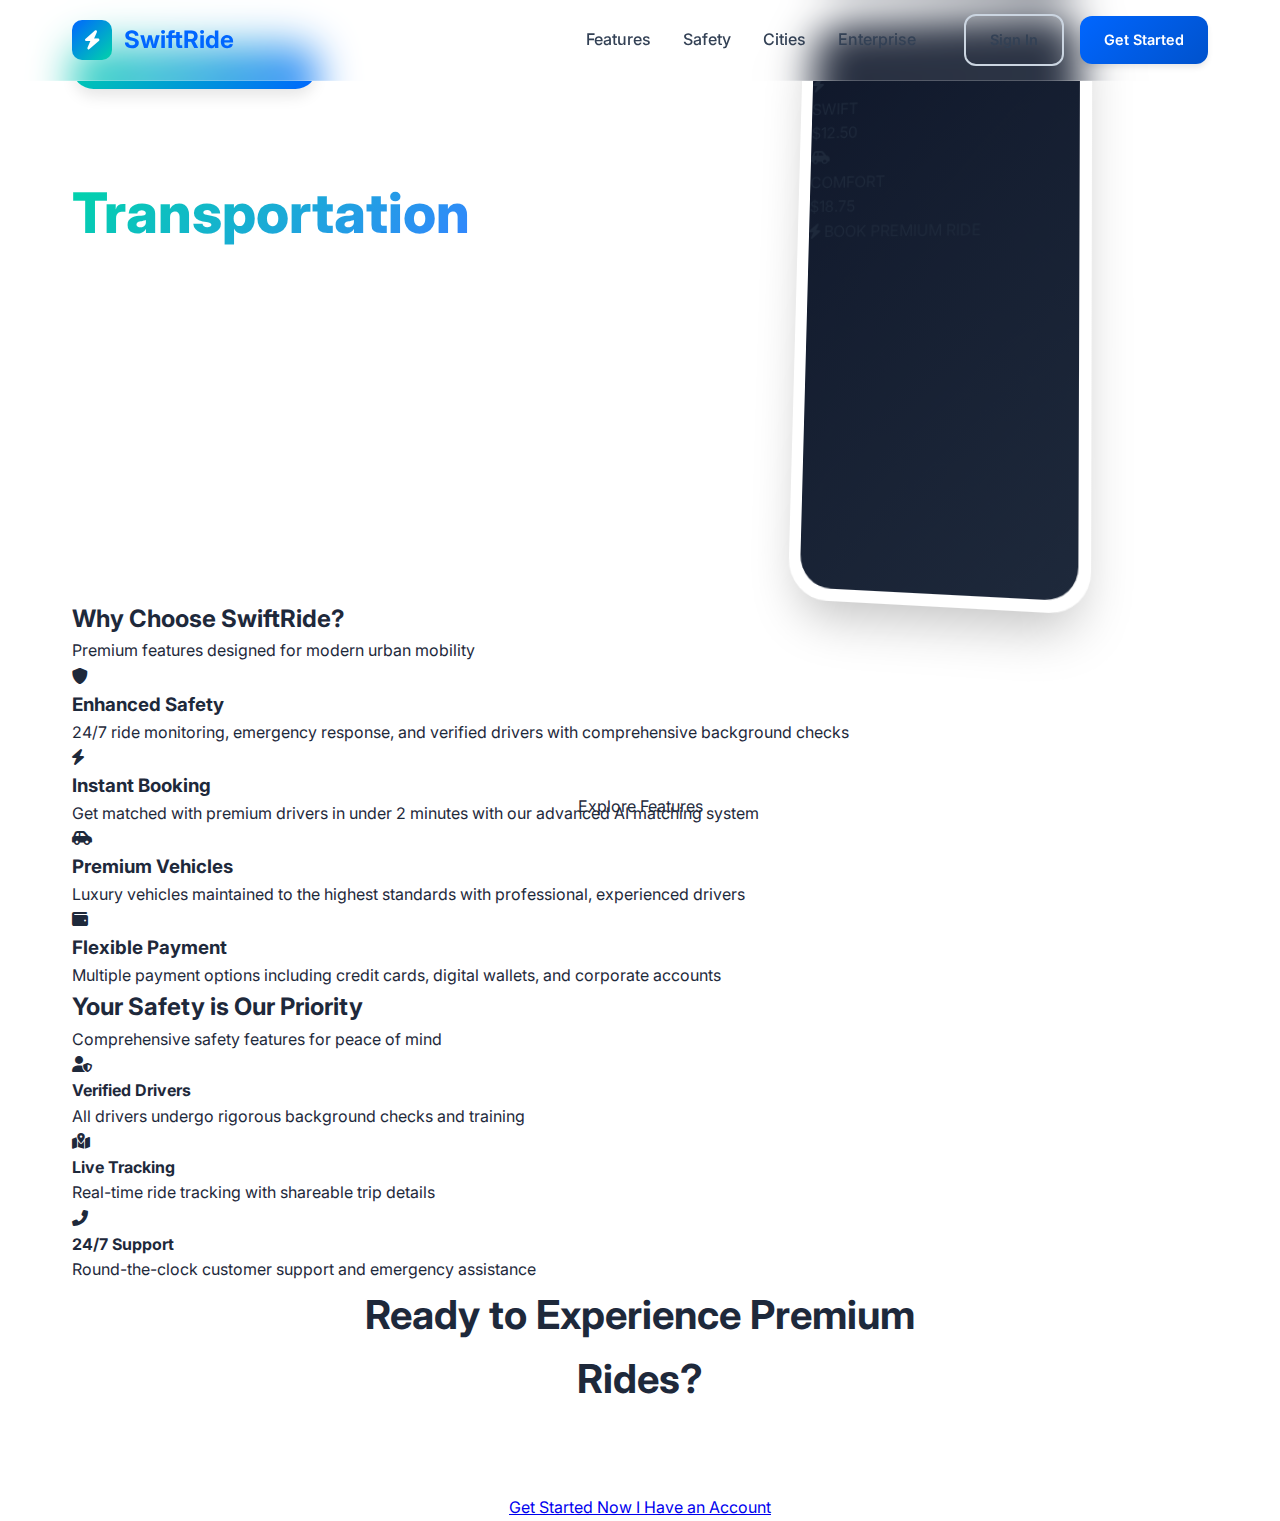
<file: index.html>
<!DOCTYPE html>
<html lang="en">
<head>
    <meta charset="UTF-8">
    <meta name="viewport" content="width=device-width, initial-scale=1.0">
    <title>SwiftRide - Premium Ride-Hailing Experience</title>
    <link rel="stylesheet" href="css/style.css">
    <link rel="stylesheet" href="css/premium.css">
    <link href="https://cdnjs.cloudflare.com/ajax/libs/font-awesome/6.0.0/css/all.min.css" rel="stylesheet">
    <link href="https://fonts.googleapis.com/css2?family=Inter:wght@300;400;500;600;700;800;900&display=swap" rel="stylesheet">
</head>
<body>
    <!-- Animated Background -->
    <div class="animated-bg">
        <div class="floating-shapes">
            <div class="shape shape-1"></div>
            <div class="shape shape-2"></div>
            <div class="shape shape-3"></div>
            <div class="shape shape-4"></div>
        </div>
    </div>

    <!-- Premium Navigation -->
    <nav class="navbar premium-nav">
        <div class="nav-container">
            <a href="index.html" class="nav-logo">
                <div class="logo-icon">
                    <i class="fas fa-bolt"></i>
                </div>
                <span class="logo-text">SwiftRide</span>
            </a>
            
            <div class="nav-content">
                <div class="nav-links">
                    <a href="#features" class="nav-link">Features</a>
                    <a href="#safety" class="nav-link">Safety</a>
                    <a href="#cities" class="nav-link">Cities</a>
                    <a href="#enterprise" class="nav-link">Enterprise</a>
                </div>
                
                <div class="nav-actions">
                    <a href="login.html" class="btn-secondary">Sign In</a>
                    <a href="signup.html" class="btn-primary">Get Started</a>
                </div>
            </div>

            <button class="mobile-menu-btn">
                <i class="fas fa-bars"></i>
            </button>
        </div>
    </nav>

    <!-- Hero Section -->
    <section class="premium-hero">
        <div class="hero-container">
            <div class="hero-content">
                <div class="premium-badge">
                    <i class="fas fa-crown"></i>
                    <span>PREMIUM RIDE-HAILING</span>
                </div>
                
                <h1 class="hero-title">
                    <span class="title-line">Redefining Urban</span>
                    <span class="title-line gradient-text">Transportation</span>
                </h1>
                
                <p class="hero-subtitle">
                    AI-powered ride-hailing platform with premium vehicles, professional drivers, 
                    and enterprise-grade security for modern cities.
                </p>
                
                <div class="hero-stats">
                    <div class="stat">
                        <div class="stat-number">15M+</div>
                        <div class="stat-label">Rides Completed</div>
                    </div>
                    <div class="stat">
                        <div class="stat-number">4.9★</div>
                        <div class="stat-label">Customer Rating</div>
                    </div>
                    <div class="stat">
                        <div class="stat-number">50+</div>
                        <div class="stat-label">Cities Worldwide</div>
                    </div>
                </div>
            </div>
            
            <div class="hero-visual">
                <div class="app-showcase">
                    <div class="phone-mockup premium">
                        <div class="phone-screen">
                            <div class="app-demo">
                                <div class="demo-header">
                                    <div class="demo-location">
                                        <i class="fas fa-map-marker-alt"></i>
                                        <span>Times Square, NYC</span>
                                    </div>
                                </div>
                                
                                <div class="demo-map">
                                    <div class="demo-car-moving">
                                        <i class="fas fa-car"></i>
                                    </div>
                                    <div class="demo-user-location">
                                        <div class="user-pulse"></div>
                                    </div>
                                </div>
                                
                                <div class="demo-ride-options">
                                    <div class="demo-option active">
                                        <i class="fas fa-bolt"></i>
                                        <div class="option-info">
                                            <div class="option-name">SWIFT</div>
                                            <div class="option-price">$12.50</div>
                                        </div>
                                    </div>
                                    <div class="demo-option">
                                        <i class="fas fa-car-side"></i>
                                        <div class="option-info">
                                            <div class="option-name">COMFORT</div>
                                            <div class="option-price">$18.75</div>
                                        </div>
                                    </div>
                                </div>
                                
                                <div class="demo-book-btn">
                                    <i class="fas fa-bolt"></i>
                                    <span>BOOK PREMIUM RIDE</span>
                                </div>
                            </div>
                        </div>
                    </div>
                </div>
            </div>
        </div>

        <div class="scroll-indicator">
            <div class="scroll-text">Explore Features</div>
            <div class="scroll-arrow"></div>
        </div>
    </section>

    <!-- Features Section -->
    <section id="features" class="features-section">
        <div class="container">
            <div class="section-header">
                <h2>Why Choose SwiftRide?</h2>
                <p>Premium features designed for modern urban mobility</p>
            </div>
            
            <div class="features-grid">
                <div class="feature-card">
                    <div class="feature-icon">
                        <i class="fas fa-shield-alt"></i>
                    </div>
                    <h3>Enhanced Safety</h3>
                    <p>24/7 ride monitoring, emergency response, and verified drivers with comprehensive background checks</p>
                </div>
                
                <div class="feature-card">
                    <div class="feature-icon">
                        <i class="fas fa-bolt"></i>
                    </div>
                    <h3>Instant Booking</h3>
                    <p>Get matched with premium drivers in under 2 minutes with our advanced AI matching system</p>
                </div>
                
                <div class="feature-card">
                    <div class="feature-icon">
                        <i class="fas fa-car-side"></i>
                    </div>
                    <h3>Premium Vehicles</h3>
                    <p>Luxury vehicles maintained to the highest standards with professional, experienced drivers</p>
                </div>
                
                <div class="feature-card">
                    <div class="feature-icon">
                        <i class="fas fa-wallet"></i>
                    </div>
                    <h3>Flexible Payment</h3>
                    <p>Multiple payment options including credit cards, digital wallets, and corporate accounts</p>
                </div>
            </div>
        </div>
    </section>

    <!-- Safety Section -->
    <section id="safety" class="safety-section">
        <div class="container">
            <div class="section-header">
                <h2>Your Safety is Our Priority</h2>
                <p>Comprehensive safety features for peace of mind</p>
            </div>
            
            <div class="safety-features">
                <div class="safety-item">
                    <div class="safety-icon">
                        <i class="fas fa-user-shield"></i>
                    </div>
                    <h4>Verified Drivers</h4>
                    <p>All drivers undergo rigorous background checks and training</p>
                </div>
                
                <div class="safety-item">
                    <div class="safety-icon">
                        <i class="fas fa-map-marked-alt"></i>
                    </div>
                    <h4>Live Tracking</h4>
                    <p>Real-time ride tracking with shareable trip details</p>
                </div>
                
                <div class="safety-item">
                    <div class="safety-icon">
                        <i class="fas fa-phone-alt"></i>
                    </div>
                    <h4>24/7 Support</h4>
                    <p>Round-the-clock customer support and emergency assistance</p>
                </div>
            </div>
        </div>
    </section>

    <!-- CTA Section -->
    <section class="cta-section">
        <div class="container">
            <div class="cta-content">
                <h2>Ready to Experience Premium Rides?</h2>
                <p>Join thousands of users enjoying the SwiftRide experience</p>
                <div class="cta-buttons">
                    <a href="signup.html" class="btn-cta-primary">
                        Get Started Now
                    </a>
                    <a href="login.html" class="btn-cta-secondary">
                        I Have an Account
                    </a>
                </div>
            </div>
        </div>
    </section>

    <script src="js/app.js"></script>
</body>
                    </html>
</file>
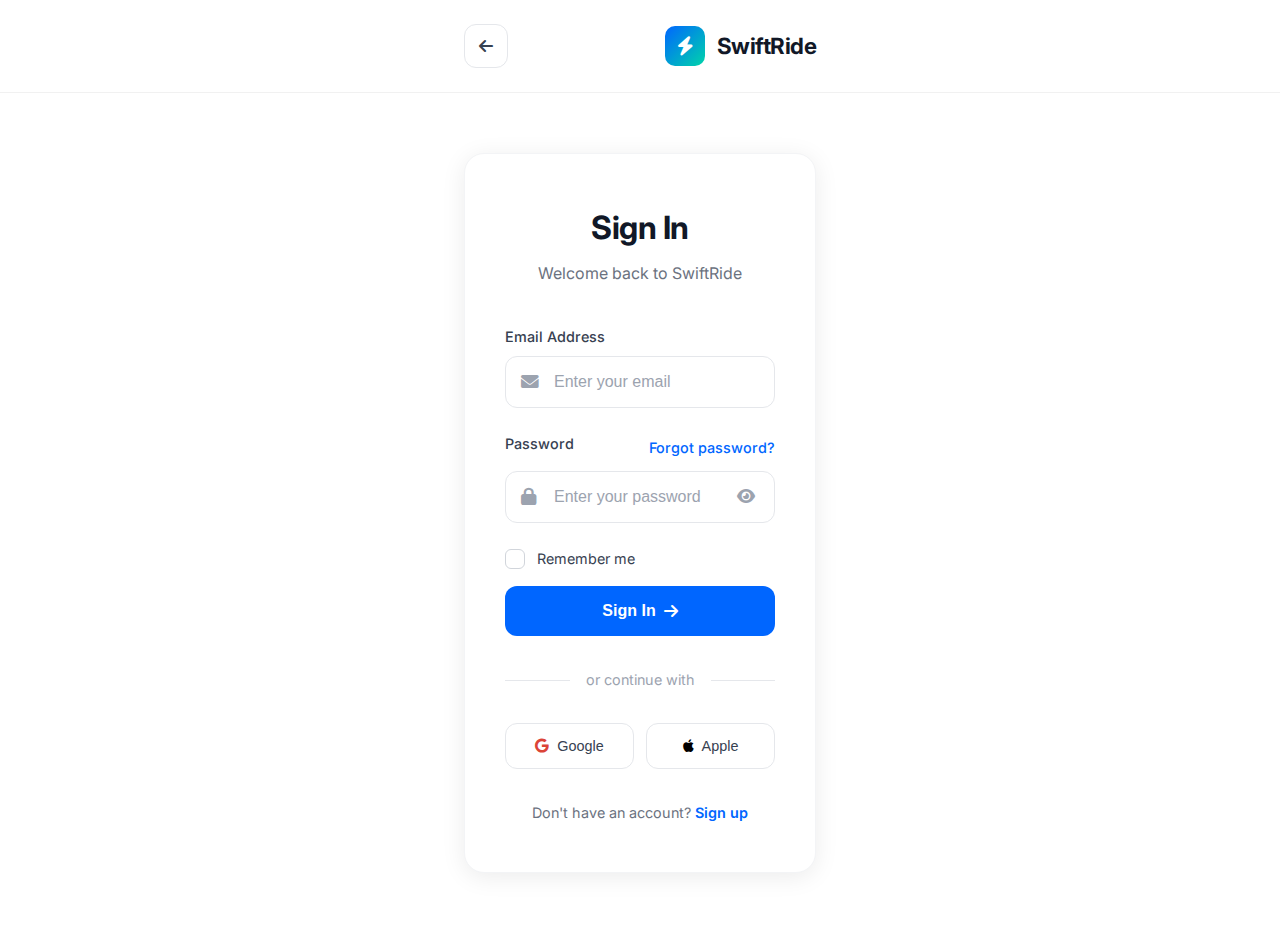
<file: login.html>
<!DOCTYPE html>
<html lang="en">
<head>
    <meta charset="UTF-8">
    <meta name="viewport" content="width=device-width, initial-scale=1.0">
    <title>Sign In - SwiftRide</title>
    <link rel="stylesheet" href="css/style.css">
    <link rel="stylesheet" href="css/auth.css">
    <link href="https://cdnjs.cloudflare.com/ajax/libs/font-awesome/6.0.0/css/all.min.css" rel="stylesheet">
    <link href="https://fonts.googleapis.com/css2?family=Inter:wght@300;400;500;600;700&display=swap" rel="stylesheet">
</head>
<body class="auth-page">
    <!-- Clean Header -->
    <header class="auth-header">
        <div class="container">
            <a href="index.html" class="back-btn">
                <i class="fas fa-arrow-left"></i>
            </a>
            <div class="auth-brand">
                <div class="brand-logo">
                    <i class="fas fa-bolt"></i>
                </div>
                <span class="brand-text">SwiftRide</span>
            </div>
        </div>
    </header>

    <!-- Premium Login Form -->
    <main class="auth-main">
        <div class="container">
            <div class="auth-card">
                <!-- Form Header -->
                <div class="auth-card-header">
                    <h1 class="auth-title">Sign In</h1>
                    <p class="auth-subtitle">Welcome back to SwiftRide</p>
                </div>

                <!-- Login Form -->
                <form class="auth-form" id="loginForm">
                    <!-- Email Field -->
                    <div class="input-group">
                        <label for="email" class="input-label">Email Address</label>
                        <div class="input-container">
                            <i class="fas fa-envelope input-icon"></i>
                            <input 
                                type="email" 
                                id="email" 
                                class="input-field"
                                placeholder="Enter your email"
                                required
                            >
                        </div>
                    </div>

                    <!-- Password Field -->
                    <div class="input-group">
                        <div class="label-row">
                            <label for="password" class="input-label">Password</label>
                            <a href="#" class="forgot-link">Forgot password?</a>
                        </div>
                        <div class="input-container">
                            <i class="fas fa-lock input-icon"></i>
                            <input 
                                type="password" 
                                id="password" 
                                class="input-field"
                                placeholder="Enter your password"
                                required
                            >
                            <button type="button" class="password-toggle">
                                <i class="fas fa-eye"></i>
                            </button>
                        </div>
                    </div>

                    <!-- Remember Me -->
                    <div class="form-options">
                        <label class="checkbox-container">
                            <input type="checkbox" id="rememberMe">
                            <span class="checkmark"></span>
                            Remember me
                        </label>
                    </div>

                    <!-- Submit Button -->
                    <button type="submit" class="auth-submit-btn">
                        <span class="btn-text">Sign In</span>
                        <i class="fas fa-arrow-right btn-icon"></i>
                    </button>
                </form>

                <!-- Social Login Divider -->
                <div class="divider">
                    <span class="divider-text">or continue with</span>
                </div>

                <!-- Social Login -->
                <div class="social-login">
                    <button type="button" class="social-btn google-btn">
                        <i class="fab fa-google"></i>
                        <span>Google</span>
                    </button>
                    <button type="button" class="social-btn apple-btn">
                        <i class="fab fa-apple"></i>
                        <span>Apple</span>
                    </button>
                </div>

                <!-- Sign Up Link -->
                <div class="auth-footer">
                    <p class="footer-text">
                        Don't have an account? 
                        <a href="signup.html" class="auth-link">Sign up</a>
                    </p>
                </div>
            </div>
        </div>
    </main>

    <script src="js/auth.js"></script>
</body>
</html>
</file>
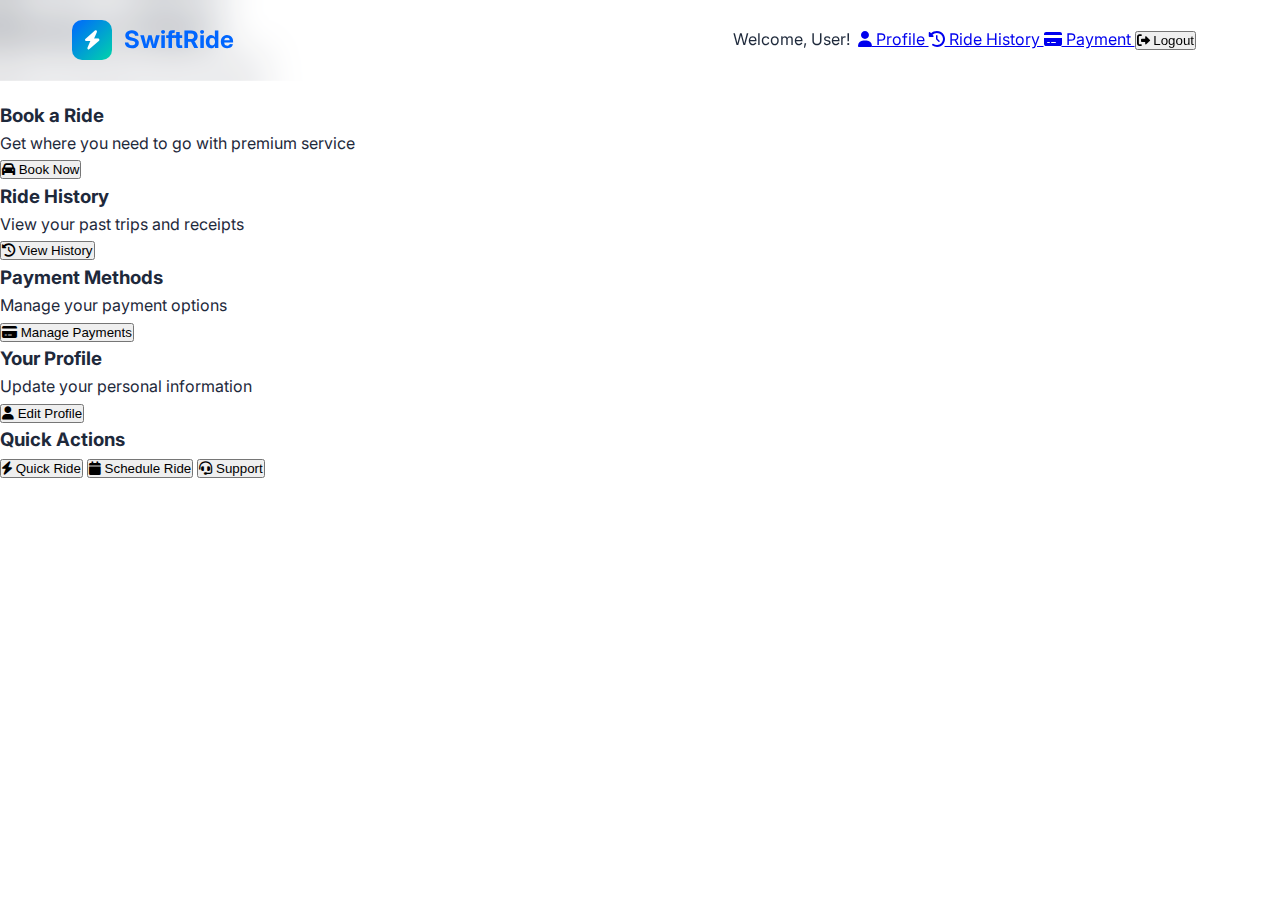
<file: passenger-dashboard.html>
<!DOCTYPE html>
<html lang="en">
<head>
    <meta charset="UTF-8">
    <meta name="viewport" content="width=device-width, initial-scale=1.0">
    <title>Dashboard - SwiftRide</title>
    <link rel="stylesheet" href="css/style.css">
    <link rel="stylesheet" href="css/dashboard.css">
    <link href="https://cdnjs.cloudflare.com/ajax/libs/font-awesome/6.0.0/css/all.min.css" rel="stylesheet">
    <link href="https://fonts.googleapis.com/css2?family=Inter:wght@300;400;500;600;700;800&display=swap" rel="stylesheet">
</head>
<body>
    <nav class="navbar">
        <div class="nav-container">
            <a href="dashboard.html" class="nav-logo">
                <div class="logo-icon">
                    <i class="fas fa-bolt"></i>
                </div>
                <span class="logo-text">SwiftRide</span>
            </a>
            
            <div class="nav-content">
                <div class="user-menu">
                    <span class="user-welcome" id="userWelcome">Welcome, User!</span>
                    <div class="user-dropdown">
                        <a href="profile.html" class="dropdown-item">
                            <i class="fas fa-user"></i> Profile
                        </a>
                        <a href="ride-history.html" class="dropdown-item">
                            <i class="fas fa-history"></i> Ride History
                        </a>
                        <a href="payment.html" class="dropdown-item">
                            <i class="fas fa-credit-card"></i> Payment
                        </a>
                        <button onclick="authSystem.logout()" class="dropdown-item logout">
                            <i class="fas fa-sign-out-alt"></i> Logout
                        </button>
                    </div>
                </div>
            </div>
        </div>
    </nav>

    <div class="dashboard-container">
        <div class="welcome-section">
            <h1 id="dashboardTitle">Ready to Ride?</h1>
            <p>Book your premium ride in seconds</p>
        </div>

        <div class="dashboard-grid">
            <div class="dashboard-card book-ride-card">
                <h3>Book a Ride</h3>
                <p>Get where you need to go with premium service</p>
                <button class="card-btn primary" onclick="location.href='book-ride.html'">
                    <i class="fas fa-car"></i>
                    Book Now
                </button>
            </div>

            <div class="dashboard-card ride-history-card">
                <h3>Ride History</h3>
                <p>View your past trips and receipts</p>
                <button class="card-btn secondary" onclick="location.href='ride-history.html'">
                    <i class="fas fa-history"></i>
                    View History
                </button>
            </div>

            <div class="dashboard-card payment-card">
                <h3>Payment Methods</h3>
                <p>Manage your payment options</p>
                <button class="card-btn secondary" onclick="location.href='payment.html'">
                    <i class="fas fa-credit-card"></i>
                    Manage Payments
                </button>
            </div>

            <div class="dashboard-card profile-card">
                <h3>Your Profile</h3>
                <p>Update your personal information</p>
                <button class="card-btn secondary" onclick="location.href='profile.html'">
                    <i class="fas fa-user"></i>
                    Edit Profile
                </button>
            </div>
        </div>

        <div class="quick-actions">
            <h3>Quick Actions</h3>
            <div class="action-buttons">
                <button class="action-btn" onclick="location.href='book-ride.html'">
                    <i class="fas fa-bolt"></i>
                    Quick Ride
                </button>
                <button class="action-btn" onclick="location.href='schedule-ride.html'">
                    <i class="fas fa-calendar"></i>
                    Schedule Ride
                </button>
                <button class="action-btn" onclick="location.href='support.html'">
                    <i class="fas fa-headset"></i>
                    Support
                </button>
            </div>
        </div>
    </div>

    <script src="js/auth.js"></script>
    <script>
        // Update dashboard with user info
        document.addEventListener('DOMContentLoaded', () => {
            const user = authSystem.getCurrentUser();
            if (user) {
                document.getElementById('userWelcome').textContent = `Welcome, ${user.fullName}!`;
                document.getElementById('dashboardTitle').textContent = `Welcome back, ${user.fullName.split(' ')[0]}!`;
            }
        });
    </script>
</body>
</html>
</file>
<file: css/style.css>
:root {
  --primary: #0066FF;
  --primary-dark: #0052CC;
  --primary-light: #3385FF;
  --secondary: #00D4AA;
  --accent: #FF6B35;
  --success: #00C851;
  --warning: #FFBB33;
  --error: #FF4444;
  --white: #FFFFFF;
  --gray-50: #F8FAFC;
  --gray-100: #F1F5F9;
  --gray-200: #E2E8F0;
  --gray-300: #CBD5E1;
  --gray-400: #94A3B8;
  --gray-500: #64748B;
  --gray-600: #475569;
  --gray-700: #334155;
  --gray-800: #1E293B;
  --gray-900: #0F172A;
  --black: #000000;
  --glass-bg: rgba(255, 255, 255, 0.1);
  --glass-border: rgba(255, 255, 255, 0.2);
  --glass-shadow: 0 8px 32px rgba(0, 0, 0, 0.1);
  --shadow-sm: 0 1px 3px rgba(0, 0, 0, 0.1);
  --shadow-md: 0 4px 6px -1px rgba(0, 0, 0, 0.1);
  --shadow-lg: 0 10px 15px -3px rgba(0, 0, 0, 0.1);
  --shadow-xl: 0 20px 25px -5px rgba(0, 0, 0, 0.1);
  --shadow-2xl: 0 25px 50px -12px rgba(0, 0, 0, 0.25);
  --transition: all 0.3s cubic-bezier(0.4, 0, 0.2, 1);
  --transition-slow: all 0.5s cubic-bezier(0.4, 0, 0.2, 1);
}

* {
  margin: 0;
  padding: 0;
  box-sizing: border-box;
}

html {
  scroll-behavior: smooth;
}

body {
  font-family: 'Inter', sans-serif;
  line-height: 1.6;
  color: var(--gray-800);
  background: var(--white);
  overflow-x: hidden;
}

/* ===== ENHANCED NAVBAR ===== */
.navbar {
  position: fixed;
  top: 0;
  width: 100%;
  background: var(--glass-bg);
  backdrop-filter: blur(20px);
  border-bottom: 1px solid var(--glass-border);
  z-index: 1000;
  transition: var(--transition);
}

.navbar.scrolled {
  background: rgba(255, 255, 255, 0.95);
  box-shadow: var(--shadow-lg);
}

.nav-container {
  max-width: 1200px;
  margin: 0 auto;
  padding: 0 2rem;
  display: flex;
  align-items: center;
  justify-content: space-between;
  height: 80px;
}

.nav-logo {
  display: flex;
  align-items: center;
  gap: 12px;
  font-weight: 700;
  font-size: 1.5rem;
  color: var(--primary);
  text-decoration: none;
}

.logo-icon {
  width: 40px;
  height: 40px;
  background: linear-gradient(135deg, var(--primary), var(--secondary));
  border-radius: 10px;
  display: flex;
  align-items: center;
  justify-content: center;
  color: var(--white);
  font-size: 1.2rem;
}

/* Updated Nav Content Structure */
.nav-content {
  display: flex;
  align-items: center;
  gap: 3rem;
}

.nav-links {
  display: flex;
  gap: 2rem;
  align-items: center;
}

.nav-link {
  color: var(--gray-700);
  text-decoration: none;
  font-weight: 500;
  transition: var(--transition);
  position: relative;
}

.nav-link:hover {
  color: var(--primary);
}

.nav-link::after {
  content: '';
  position: absolute;
  bottom: -5px;
  left: 0;
  width: 0;
  height: 2px;
  background: var(--primary);
  transition: var(--transition);
}

.nav-link:hover::after {
  width: 100%;
}

.nav-actions {
  display: flex;
  gap: 1rem;
  align-items: center;
}

/* Single Mobile Menu Button */
.mobile-menu-btn {
  display: none;
  background: none;
  border: none;
  font-size: 1.5rem;
  color: var(--gray-700);
  cursor: pointer;
  padding: 8px;
  border-radius: 8px;
  transition: var(--transition);
  z-index: 1001;
}

.mobile-menu-btn:hover {
  background: var(--gray-100);
}

/* Mobile Menu */
.mobile-menu {
  position: fixed;
  top: 80px;
  left: 0;
  width: 100%;
  height: calc(100vh - 80px);
  background: rgba(255, 255, 255, 0.98);
  backdrop-filter: blur(20px);
  z-index: 999;
  padding: 2rem;
  transform: translateY(-100%);
  opacity: 0;
  transition: all 0.3s ease;
  display: flex;
  flex-direction: column;
  gap: 1.5rem;
}

.mobile-menu.active {
  transform: translateY(0);
  opacity: 1;
}

.mobile-nav-links {
  display: flex;
  flex-direction: column;
  gap: 0.5rem;
}

.mobile-nav-link {
  padding: 1rem 1.5rem;
  border-radius: 12px;
  color: var(--gray-700);
  text-decoration: none;
  font-weight: 500;
  transition: var(--transition);
  border: 1px solid transparent;
  font-size: 1.1rem;
}

.mobile-nav-link:hover {
  background: var(--gray-100);
  border-color: var(--gray-200);
  color: var(--primary);
}

.mobile-nav-actions {
  display: flex;
  flex-direction: column;
  gap: 1rem;
  margin-top: auto;
  padding-top: 2rem;
  border-top: 1px solid var(--gray-200);
}

.mobile-nav-actions .btn-primary,
.mobile-nav-actions .btn-secondary {
  width: 100%;
  justify-content: center;
  text-align: center;
  padding: 1rem;
  font-size: 1rem;
}

/* Buttons */
.btn-primary, .btn-secondary, .btn-hero-primary, .btn-hero-secondary {
  padding: 12px 24px;
  border: none;
  border-radius: 12px;
  font-weight: 600;
  font-size: 0.9rem;
  cursor: pointer;
  transition: var(--transition);
  display: flex;
  align-items: center;
  gap: 8px;
  text-decoration: none;
}

.btn-primary {
  background: linear-gradient(135deg, var(--primary), var(--primary-dark));
  color: white;
  box-shadow: var(--shadow-md);
}

.btn-primary:hover {
  transform: translateY(-2px);
  box-shadow: var(--shadow-lg);
}

.btn-secondary {
  background: transparent;
  color: var(--gray-700);
  border: 2px solid var(--gray-300);
  text-decoration: none;
}

.btn-secondary:hover {
  border-color: var(--primary);
  color: var(--primary);
}

.btn-hero-primary {
  background: linear-gradient(135deg, var(--primary), var(--secondary));
  color: var(--white);
  padding: 16px 32px;
  font-size: 1.1rem;
  box-shadow: var(--shadow-xl);
  text-decoration: none;
}

.btn-hero-primary:hover {
  transform: translateY(-3px) scale(1.02);
  box-shadow: var(--shadow-2xl);
}

.btn-hero-secondary {
  background: transparent;
  color: var(--gray-700);
  border: 2px solid var(--gray-300);
  padding: 16px 32px;
  font-size: 1.1rem;
  text-decoration: none;
}

.btn-hero-secondary:hover {
  border-color: var(--primary);
  color: var(--primary);
  transform: translateY(-2px);
}

/* ===== HERO SECTION ===== */
.hero-section {
  min-height: 100vh;
  background: linear-gradient(135deg, #667eea 0%, #764ba2 100%);
  position: relative;
  overflow: hidden;
  display: flex;
  align-items: center;
}

.hero-background {
  position: absolute;
  top: 0;
  left: 0;
  width: 100%;
  height: 100%;
  z-index: 1;
}

.floating-elements {
  position: absolute;
  width: 100%;
  height: 100%;
}

.floating-card {
  position: absolute;
  background: var(--glass-bg);
  backdrop-filter: blur(10px);
  border: 1px solid var(--glass-border);
  border-radius: 20px;
  padding: 20px;
  display: flex;
  flex-direction: column;
  align-items: center;
  gap: 10px;
  color: var(--white);
  text-align: center;
  animation: float 6s ease-in-out infinite;
}

.card-1 {
  width: 140px;
  top: 20%;
  left: 10%;
  animation-delay: 0s;
}

.card-2 {
  width: 140px;
  top: 60%;
  right: 15%;
  animation-delay: 2s;
}

.card-3 {
  width: 140px;
  bottom: 20%;
  left: 20%;
  animation-delay: 4s;
}

.floating-card i {
  font-size: 2rem;
  color: var(--secondary);
}

.hero-container {
  max-width: 1200px;
  margin: 0 auto;
  padding: 0 2rem;
  display: grid;
  grid-template-columns: 1fr 1fr;
  gap: 4rem;
  align-items: center;
  position: relative;
  z-index: 2;
}

.hero-content {
  color: var(--white);
}

.premium-badge {
  background: linear-gradient(135deg, var(--secondary), var(--primary));
  color: var(--white);
  padding: 10px 20px;
  border-radius: 25px;
  font-size: 0.9rem;
  font-weight: 600;
  display: inline-flex;
  align-items: center;
  gap: 8px;
  margin-bottom: 2rem;
  box-shadow: var(--shadow-lg);
  text-transform: uppercase;
  letter-spacing: 0.5px;
}

.hero-title {
  font-size: 3.5rem;
  font-weight: 800;
  line-height: 1.1;
  margin-bottom: 1.5rem;
}

.gradient-text {
  background: linear-gradient(135deg, var(--secondary), var(--primary-light));
  -webkit-background-clip: text;
  -webkit-text-fill-color: transparent;
  background-clip: text;
}

.hero-subtitle {
  font-size: 1.2rem;
  color: rgba(255, 255, 255, 0.9);
  margin-bottom: 2.5rem;
  line-height: 1.6;
}

.hero-actions {
  display: flex;
  gap: 1rem;
  margin-bottom: 3rem;
  flex-wrap: wrap;
}

.hero-features {
  display: flex;
  gap: 2rem;
  flex-wrap: wrap;
}

.feature {
  display: flex;
  align-items: center;
  gap: 8px;
  color: rgba(255, 255, 255, 0.9);
  font-weight: 500;
}

.feature i {
  color: var(--secondary);
}

.hero-visual {
  display: flex;
  justify-content: center;
  align-items: center;
}

.app-showcase {
  position: relative;
}

.phone-mockup {
  width: 300px;
  height: 600px;
  background: var(--white);
  border-radius: 40px;
  padding: 12px;
  box-shadow: var(--shadow-2xl);
  position: relative;
  transform: perspective(1000px) rotateY(-10deg) rotateX(5deg);
  transition: var(--transition);
}

.phone-mockup:hover {
  transform: perspective(1000px) rotateY(-5deg) rotateX(2deg) scale(1.02);
}

.phone-screen {
  width: 100%;
  height: 100%;
  background: linear-gradient(135deg, var(--gray-900), var(--gray-800));
  border-radius: 32px;
  overflow: hidden;
  position: relative;
}

.app-interface {
  padding: 20px;
  height: 100%;
  display: flex;
  flex-direction: column;
}

.location-input {
  background: var(--glass-bg);
  backdrop-filter: blur(10px);
  border: 1px solid var(--glass-border);
  border-radius: 15px;
  padding: 15px;
  display: flex;
  align-items: center;
  gap: 10px;
  margin-bottom: 20px;
}

.location-input input {
  background: transparent;
  border: none;
  color: var(--white);
  font-size: 0.9rem;
  width: 100%;
}

.location-input input::placeholder {
  color: rgba(255, 255, 255, 0.6);
}

.location-input input:focus {
  outline: none;
}

.live-map {
  flex: 1;
  background: linear-gradient(135deg, #2D3748, #4A5568);
  border-radius: 15px;
  margin-bottom: 20px;
  position: relative;
  overflow: hidden;
}

.map-points {
  position: relative;
  width: 100%;
  height: 100%;
}

.user-location, .driver-location {
  position: absolute;
  width: 40px;
  height: 40px;
  background: var(--primary);
  border-radius: 50%;
  display: flex;
  align-items: center;
  justify-content: center;
  color: white;
  font-size: 1rem;
  box-shadow: 0 4px 12px rgba(0, 0, 0, 0.3);
}

.user-location {
  top: 30%;
  left: 20%;
  background: var(--success);
}

.driver-location {
  top: 60%;
  left: 60%;
  background: var(--accent);
  animation: drive 3s ease-in-out infinite;
}

.route-line {
  position: absolute;
  top: 35%;
  left: 25%;
  width: 40%;
  height: 2px;
  background: var(--primary);
  transform: rotate(30deg);
}

.ride-selection {
  display: flex;
  flex-direction: column;
  gap: 10px;
  margin-bottom: 15px;
}

.ride-option {
  background: var(--glass-bg);
  backdrop-filter: blur(10px);
  border: 1px solid var(--glass-border);
  border-radius: 12px;
  padding: 15px;
  display: flex;
  align-items: center;
  gap: 12px;
  cursor: pointer;
  transition: var(--transition);
}

.ride-option.active {
  background: var(--primary);
  border-color: var(--primary);
}

.ride-option:hover {
  transform: translateX(5px);
}

.ride-info {
  flex: 1;
}

.ride-info strong {
  color: var(--white);
  display: block;
  font-size: 0.9rem;
}

.ride-info span {
  color: rgba(255, 255, 255, 0.7);
  font-size: 0.8rem;
}

.book-ride-btn {
  background: linear-gradient(135deg, var(--secondary), var(--primary));
  color: var(--white);
  border: none;
  border-radius: 15px;
  padding: 18px;
  font-weight: 600;
  font-size: 1rem;
  cursor: pointer;
  transition: var(--transition);
  display: flex;
  align-items: center;
  justify-content: center;
  gap: 8px;
}

.book-ride-btn:hover {
  transform: translateY(-2px);
  box-shadow: 0 8px 25px rgba(0, 0, 0, 0.3);
}

.floating-car {
  position: absolute;
  font-size: 2rem;
  color: var(--primary);
  animation: floatCar 4s ease-in-out infinite;
}

.car-1 {
  top: 20%;
  right: 10%;
  animation-delay: 0s;
}

.car-2 {
  bottom: 30%;
  left: 5%;
  animation-delay: 2s;
}

.scroll-indicator {
  position: absolute;
  bottom: 30px;
  left: 50%;
  transform: translateX(-50%);
  z-index: 2;
}

.scroll-arrow {
  width: 30px;
  height: 50px;
  border: 2px solid rgba(255, 255, 255, 0.5);
  border-radius: 15px;
  position: relative;
}

.scroll-arrow::after {
  content: '';
  position: absolute;
  top: 8px;
  left: 50%;
  transform: translateX(-50%);
  width: 4px;
  height: 8px;
  background: rgba(255, 255, 255, 0.8);
  border-radius: 2px;
  animation: scroll 2s infinite;
}

/* ===== DOWNLOAD CTA ===== */
.download-cta {
  background: linear-gradient(135deg, var(--gray-900), var(--gray-800));
  color: var(--white);
  padding: 80px 0;
}

.container {
  max-width: 1200px;
  margin: 0 auto;
  padding: 0 2rem;
}

.cta-content {
  text-align: center;
  max-width: 600px;
  margin: 0 auto;
}

.cta-content h2 {
  font-size: 2.5rem;
  font-weight: 700;
  margin-bottom: 1rem;
}

.cta-content p {
  font-size: 1.1rem;
  color: rgba(255, 255, 255, 0.8);
  margin-bottom: 2.5rem;
}

.download-buttons {
  display: flex;
  gap: 1rem;
  justify-content: center;
  flex-wrap: wrap;
}

.store-btn {
  background: var(--glass-bg);
  backdrop-filter: blur(10px);
  border: 1px solid var(--glass-border);
  color: var(--white);
  padding: 15px 25px;
  border-radius: 12px;
  display: flex;
  align-items: center;
  gap: 12px;
  cursor: pointer;
  transition: var(--transition);
  min-width: 180px;
  border: none;
}

.store-btn:hover {
  background: rgba(255, 255, 255, 0.2);
  transform: translateY(-2px);
}

.store-btn i {
  font-size: 1.5rem;
}

.store-btn div {
  display: flex;
  flex-direction: column;
  align-items: flex-start;
}

.store-btn span {
  font-size: 0.8rem;
  opacity: 0.8;
}

.store-btn strong {
  font-size: 1.1rem;
}

/* ===== ANIMATIONS ===== */
@keyframes float {
  0%, 100% { transform: translateY(0px) rotate(0deg); }
  50% { transform: translateY(-20px) rotate(5deg); }
}

@keyframes floatCar {
  0%, 100% { transform: translateY(0px) translateX(0px); }
  50% { transform: translateY(-15px) translateX(10px); }
}

@keyframes drive {
  0%, 100% { transform: translateX(0px); }
  50% { transform: translateX(10px); }
}

@keyframes scroll {
  0% { transform: translateX(-50%) translateY(0); opacity: 0; }
  50% { transform: translateX(-50%) translateY(10px); opacity: 1; }
  100% { transform: translateX(-50%) translateY(20px); opacity: 0; }
}

@keyframes bounce-in {
  0% { transform: translateY(-100px) scale(0.8); opacity: 0; }
  70% { transform: translateY(10px) scale(1.05); opacity: 1; }
  100% { transform: translateY(0) scale(1); opacity: 1; }
}

@keyframes fadeInUp {
  from {
    opacity: 0;
    transform: translateY(30px);
  }
  to {
    opacity: 1;
    transform: translateY(0);
  }
}

.bounce-in {
  animation: bounce-in 0.6s ease;
}

/* ===== RESPONSIVE DESIGN ===== */
@media (max-width: 1024px) {
  .hero-title {
    font-size: 3rem;
  }
  
  .hero-container {
    gap: 3rem;
  }
}

@media (max-width: 768px) {
  /* Hide desktop navigation, show mobile button */
  .nav-content {
    display: none;
  }
  
  .mobile-menu-btn {
    display: block;
  }
  
  /* Mobile Hero Section */
  .hero-container {
    grid-template-columns: 1fr;
    gap: 2rem;
    text-align: center;
    padding: 0 1rem;
  }
  
  .hero-title {
    font-size: 2.5rem;
    line-height: 1.2;
  }
  
  .hero-subtitle {
    font-size: 1.1rem;
  }
  
  .hero-actions {
    justify-content: center;
    flex-wrap: wrap;
  }
  
  .hero-features {
    justify-content: center;
    gap: 1.5rem;
  }
  
  .phone-mockup {
    transform: none !important;
    margin: 0 auto;
    width: 280px;
    height: 560px;
  }
  
  .premium-badge {
    font-size: 0.8rem;
    padding: 8px 16px;
  }
  
  /* Hide floating cards on mobile */
  .floating-card {
    display: none;
  }
  
  /* Adjust download buttons */
  .download-buttons {
    flex-direction: column;
    align-items: center;
  }
  
  .store-btn {
    width: 100%;
    max-width: 250px;
  }
}

@media (max-width: 480px) {
  .nav-container {
    padding: 0 1rem;
  }
  
  .mobile-menu {
    padding: 1.5rem;
  }

  .hero-title {
    font-size: 2rem;
  }
  
  .hero-actions {
    flex-direction: column;
    align-items: center;
  }
  
  .btn-hero-primary,
  .btn-hero-secondary {
    width: 100%;
    max-width: 280px;
    justify-content: center;
  }
  
  .phone-mockup {
    width: 260px;
    height: 520px;
  }
  
  .hero-features {
    flex-direction: column;
    gap: 1rem;
  }
  
  .cta-content h2 {
    font-size: 2rem;
  }
  
  .cta-content p {
    font-size: 1rem;
  }
}
</file>
<file: css/premium.css>

</file>
<file: css/auth.css>
/* ===== PREMIUM AUTHENTICATION STYLES ===== */
.auth-page {
    background: #ffffff;
    min-height: 100vh;
    font-family: 'Inter', sans-serif;
    overflow-x: hidden;
    width: 100%;
}

/* Container */
.container {
    max-width: 400px;
    margin: 0 auto;
    padding: 0 24px;
}

/* Premium Header */
.auth-header {
    padding: 24px 0;
    border-bottom: 1px solid #f1f1f1;
    background: #ffffff;
}

.auth-header .container {
    display: flex;
    align-items: center;
    justify-content: space-between;
}

.back-btn {
    width: 44px;
    height: 44px;
    border-radius: 12px;
    border: 1.5px solid #e5e7eb;
    display: flex;
    align-items: center;
    justify-content: center;
    color: #374151;
    text-decoration: none;
    transition: all 0.2s ease;
    background: #ffffff;
}

.back-btn:hover {
    border-color: #0066FF;
    background: #f8faff;
    transform: translateY(-1px);
}

.auth-brand {
    display: flex;
    align-items: center;
    gap: 12px;
}

.brand-logo {
    width: 40px;
    height: 40px;
    background: linear-gradient(135deg, #0066FF, #00D4AA);
    border-radius: 10px;
    display: flex;
    align-items: center;
    justify-content: center;
    color: white;
    font-size: 1.2rem;
}

.brand-text {
    font-size: 1.4rem;
    font-weight: 700;
    color: #111827;
    letter-spacing: -0.5px;
}

/* Main Content */
.auth-main {
    padding: 60px 0;
    display: flex;
    align-items: center;
    min-height: calc(100vh - 120px);
}

.auth-card {
    background: #ffffff;
    border-radius: 20px;
    padding: 48px 40px;
    box-shadow: 0 4px 25px rgba(0, 0, 0, 0.08);
    border: 1px solid #f3f4f6;
    width: 100%;
}

/* Card Header */
.auth-card-header {
    text-align: center;
    margin-bottom: 40px;
}

.auth-title {
    font-size: 2rem;
    font-weight: 700;
    color: #111827;
    margin-bottom: 8px;
    letter-spacing: -0.5px;
}

.auth-subtitle {
    font-size: 1rem;
    color: #6b7280;
    line-height: 1.5;
}

/* Form Styles */
.auth-form {
    margin-bottom: 32px;
}

.input-group {
    margin-bottom: 24px;
}

.input-label {
    display: block;
    font-weight: 500;
    color: #374151;
    margin-bottom: 8px;
    font-size: 0.9rem;
}

.label-row {
    display: flex;
    justify-content: space-between;
    align-items: center;
    margin-bottom: 8px;
}

.forgot-link {
    color: #0066FF;
    text-decoration: none;
    font-size: 0.9rem;
    font-weight: 500;
    transition: color 0.2s ease;
}

.forgot-link:hover {
    color: #0052CC;
}

.input-container {
    position: relative;
    display: flex;
    align-items: center;
}

.input-icon {
    position: absolute;
    left: 16px;
    color: #9ca3af;
    font-size: 1.1rem;
    z-index: 2;
}

.input-field {
    width: 100%;
    padding: 16px 16px 16px 48px;
    border: 1.5px solid #e5e7eb;
    border-radius: 12px;
    font-size: 1rem;
    font-weight: 400;
    color: #111827;
    background: #ffffff;
    transition: all 0.2s ease;
    position: relative;
}

.input-field::placeholder {
    color: #9ca3af;
}

.input-field:focus {
    outline: none;
    border-color: #0066FF;
    box-shadow: 0 0 0 3px rgba(0, 102, 255, 0.1);
    transform: translateY(-1px);
}

.password-toggle {
    position: absolute;
    right: 16px;
    background: none;
    border: none;
    color: #9ca3af;
    cursor: pointer;
    font-size: 1rem;
    padding: 4px;
    border-radius: 4px;
    transition: all 0.2s ease;
}

.password-toggle:hover {
    color: #374151;
    background: #f3f4f6;
}

/* Form Options */
.form-options {
    margin-bottom: 16px;
}

.checkbox-container {
    display: flex;
    align-items: center;
    gap: 12px;
    cursor: pointer;
    font-size: 0.9rem;
    color: #374151;
    user-select: none;
}

.checkbox-container input {
    display: none;
}

.checkmark {
    width: 20px;
    height: 20px;
    border: 1.5px solid #d1d5db;
    border-radius: 6px;
    display: flex;
    align-items: center;
    justify-content: center;
    transition: all 0.2s ease;
    background: #ffffff;
}

.checkbox-container input:checked + .checkmark {
    background: #0066FF;
    border-color: #0066FF;
}

.checkbox-container input:checked + .checkmark::after {
    content: '✓';
    color: white;
    font-size: 12px;
    font-weight: bold;
}

/* Submit Button */
.auth-submit-btn {
    width: 100%;
    padding: 16px 24px;
    background: #0066FF;
    border: none;
    border-radius: 12px;
    color: white;
    font-size: 1rem;
    font-weight: 600;
    cursor: pointer;
    transition: all 0.3s ease;
    display: flex;
    align-items: center;
    justify-content: center;
    gap: 8px;
    position: relative;
    overflow: hidden;
}

.auth-submit-btn:hover {
    background: #0052CC;
    transform: translateY(-2px);
    box-shadow: 0 8px 25px rgba(0, 102, 255, 0.3);
}

.auth-submit-btn:active {
    transform: translateY(0);
}

.btn-text {
    position: relative;
    z-index: 2;
}

.btn-icon {
    position: relative;
    z-index: 2;
    transition: transform 0.3s ease;
}

.auth-submit-btn:hover .btn-icon {
    transform: translateX(4px);
}

/* Divider */
.divider {
    position: relative;
    text-align: center;
    margin: 32px 0;
    color: #9ca3af;
    font-size: 0.9rem;
}

.divider::before {
    content: '';
    position: absolute;
    top: 50%;
    left: 0;
    right: 0;
    height: 1px;
    background: #e5e7eb;
}

.divider-text {
    background: #ffffff;
    padding: 0 16px;
    position: relative;
    z-index: 1;
}

/* Social Login */
.social-login {
    display: flex;
    gap: 12px;
    margin-bottom: 32px;
}

.social-btn {
    flex: 1;
    padding: 14px 16px;
    border: 1.5px solid #e5e7eb;
    border-radius: 12px;
    background: #ffffff;
    color: #374151;
    font-weight: 500;
    cursor: pointer;
    transition: all 0.2s ease;
    display: flex;
    align-items: center;
    justify-content: center;
    gap: 8px;
    font-size: 0.9rem;
}

.social-btn:hover {
    border-color: #d1d5db;
    background: #f9fafb;
    transform: translateY(-1px);
}

.social-btn.google-btn i {
    color: #DB4437;
}

.social-btn.apple-btn i {
    color: #000000;
}

/* Auth Footer */
.auth-footer {
    text-align: center;
}

.footer-text {
    color: #6b7280;
    font-size: 0.9rem;
}

.auth-link {
    color: #0066FF;
    text-decoration: none;
    font-weight: 600;
    transition: color 0.2s ease;
}

.auth-link:hover {
    color: #0052CC;
}

/* ===== SIGN UP SPECIFIC STYLES ===== */

/* Password Strength Meter */
.password-strength {
    margin-top: 8px;
}

.strength-bar {
    width: 100%;
    height: 4px;
    background: #e5e7eb;
    border-radius: 2px;
    overflow: hidden;
    margin-bottom: 4px;
}

.strength-fill {
    height: 100%;
    width: 0%;
    border-radius: 2px;
    transition: all 0.3s ease;
}

.strength-fill[data-strength="0"] {
    width: 25%;
    background: #ef4444;
}

.strength-fill[data-strength="1"] {
    width: 50%;
    background: #f59e0b;
}

.strength-fill[data-strength="2"] {
    width: 75%;
    background: #3b82f6;
}

.strength-fill[data-strength="3"] {
    width: 100%;
    background: #10b981;
}

.strength-text {
    font-size: 0.8rem;
    color: #6b7280;
}

.strength-value {
    font-weight: 600;
}

.strength-value.weak {
    color: #ef4444;
}

.strength-value.medium {
    color: #f59e0b;
}

.strength-value.strong {
    color: #3b82f6;
}

.strength-value.very-strong {
    color: #10b981;
}

/* Inline Links in Checkboxes */
.inline-link {
    color: #0066FF;
    text-decoration: none;
    font-weight: 500;
}

.inline-link:hover {
    text-decoration: underline;
}

/* Terms and Conditions Styling */
.checkbox-container a {
    color: #0066FF;
    text-decoration: none;
    font-weight: 500;
}

.checkbox-container a:hover {
    text-decoration: underline;
}

/* Success State for Forms */
.input-container.success .input-field {
    border-color: #10b981;
    box-shadow: 0 0 0 3px rgba(16, 185, 129, 0.1);
}

.input-container.success .input-icon {
    color: #10b981;
}

/* Focus States for Better UX */
.input-field:valid:not(:placeholder-shown) {
    border-color: #10b981;
}

.input-field:invalid:not(:placeholder-shown) {
    border-color: #ef4444;
}

/* ===== LOGIN PAGE RESPONSIVE FIXES ===== */
@media (max-width: 768px) {
  .auth-main {
    padding: 40px 0;
    min-height: calc(100vh - 80px);
    align-items: flex-start;
  }
  
  .auth-card {
    padding: 32px 24px;
    border-radius: 16px;
    margin: 20px 0;
    box-shadow: 0 2px 15px rgba(0, 0, 0, 0.08);
  }
  
  .auth-title {
    font-size: 1.75rem;
  }
  
  .social-login {
    flex-direction: column;
  }

  .auth-header .container {
    padding: 0 16px;
  }
}

@media (max-width: 480px) {
  .auth-main .container {
    padding: 0 16px;
  }
  
  .auth-card {
    padding: 24px 20px;
    border: 1px solid #f0f0f0;
  }
  
  .auth-title {
    font-size: 1.5rem;
  }
  
  .input-field {
    padding: 14px 14px 14px 44px;
    font-size: 16px;
  }
  
  .auth-submit-btn {
    padding: 14px 20px;
  }
}

/* Prevent horizontal scrolling and ensure proper scaling */
.auth-page {
  -webkit-text-size-adjust: 100%;
}

/* Loading State */
.auth-submit-btn.loading {
    pointer-events: none;
}

.auth-submit-btn.loading .btn-text {
    opacity: 0;
}

.auth-submit-btn.loading::after {
    content: '';
    position: absolute;
    width: 20px;
    height: 20px;
    border: 2px solid transparent;
    border-top: 2px solid #ffffff;
    border-radius: 50%;
    animation: spin 1s linear infinite;
}

@keyframes spin {
    0% { transform: rotate(0deg); }
    100% { transform: rotate(360deg); }
}

/* Error States */
.input-container.error .input-field {
    border-color: #ef4444;
    box-shadow: 0 0 0 3px rgba(239, 68, 68, 0.1);
}

.input-container.error .input-icon {
    color: #ef4444;
}

.error-message {
    color: #ef4444;
    font-size: 0.8rem;
    margin-top: 4px;
    display: block;
}
</file>
<file: css/dashboard.css>
/* ===== DASHBOARD STYLES ===== */
.dashboard-page {
    background: #ffffff;
    min-height: 100vh;
    font-family: 'Inter', sans-serif;
    padding-bottom: 80px; /* Space for bottom nav */
}

/* Dashboard Header */
.dashboard-header {
    background: #ffffff;
    border-bottom: 1px solid #f1f1f1;
    padding: 16px 0;
    position: sticky;
    top: 0;
    z-index: 100;
}

.header-content {
    display: flex;
    justify-content: space-between;
    align-items: center;
}

.app-logo {
    display: flex;
    align-items: center;
    gap: 8px;
    font-weight: 700;
    font-size: 1.3rem;
    color: #0066FF;
}

.app-logo i {
    font-size: 1.4rem;
}

.user-menu {
    display: flex;
    align-items: center;
    gap: 8px;
    padding: 8px 12px;
    border-radius: 12px;
    cursor: pointer;
    transition: all 0.2s ease;
}

.user-menu:hover {
    background: #f8f9fa;
}

.user-avatar {
    width: 32px;
    height: 32px;
    background: #0066FF;
    border-radius: 50%;
    display: flex;
    align-items: center;
    justify-content: center;
    color: white;
    font-size: 0.9rem;
}

.user-name {
    font-weight: 500;
    color: #374151;
}

/* Main Content */
.dashboard-main {
    padding: 24px 0;
}

.container {
    max-width: 500px;
    margin: 0 auto;
    padding: 0 20px;
}

/* Welcome Section */
.welcome-section {
    margin-bottom: 24px;
}

.welcome-title {
    font-size: 1.75rem;
    font-weight: 700;
    color: #111827;
    margin-bottom: 4px;
}

.welcome-subtitle {
    color: #6b7280;
    font-size: 1rem;
}

/* Booking Card */
.booking-card {
    background: #ffffff;
    border-radius: 20px;
    padding: 24px;
    box-shadow: 0 4px 25px rgba(0, 0, 0, 0.08);
    border: 1px solid #f3f4f6;
    margin-bottom: 32px;
}

/* Location Inputs */
.location-inputs {
    margin-bottom: 24px;
}

.location-field {
    display: flex;
    align-items: center;
    gap: 16px;
    padding: 16px 0;
}

.location-field:first-child {
    border-bottom: 1px solid #f1f1f1;
}

.location-marker {
    display: flex;
    flex-direction: column;
    align-items: center;
    width: 24px;
}

.marker-dot {
    width: 12px;
    height: 12px;
    border-radius: 50%;
    border: 2px solid #0066FF;
}

.marker-line {
    width: 2px;
    height: 24px;
    background: #d1d5db;
    margin-top: 4px;
}

.destination .marker-dot {
    background: #0066FF;
}

.location-content {
    flex: 1;
}

.location-label {
    display: block;
    font-size: 0.8rem;
    color: #6b7280;
    margin-bottom: 4px;
    font-weight: 500;
}

.location-input {
    width: 100%;
    border: none;
    font-size: 1rem;
    color: #111827;
    background: none;
    font-weight: 500;
}

.location-input:focus {
    outline: none;
}

.location-input::placeholder {
    color: #9ca3af;
}

/* Ride Options */
.ride-options-grid {
    display: grid;
    grid-template-columns: 1fr 1fr 1fr;
    gap: 8px;
    margin-bottom: 24px;
}

.ride-option {
    border: 2px solid #e5e7eb;
    border-radius: 12px;
    padding: 16px 12px;
    text-align: center;
    cursor: pointer;
    transition: all 0.2s ease;
    background: #ffffff;
}

.ride-option.active {
    border-color: #0066FF;
    background: #f8faff;
}

.ride-option:hover {
    border-color: #0066FF;
}

.ride-icon {
    font-size: 1.5rem;
    color: #6b7280;
    margin-bottom: 8px;
}

.ride-option.active .ride-icon {
    color: #0066FF;
}

.ride-name {
    font-weight: 600;
    color: #374151;
    margin-bottom: 4px;
    font-size: 0.9rem;
}

.ride-price {
    font-weight: 700;
    color: #111827;
    font-size: 1rem;
    margin-bottom: 2px;
}

.ride-time {
    font-size: 0.75rem;
    color: #6b7280;
}

/* Book Ride Button */
.book-ride-btn.large {
    width: 100%;
    padding: 18px 24px;
    background: #0066FF;
    color: white;
    border: none;
    border-radius: 16px;
    font-size: 1.1rem;
    font-weight: 600;
    cursor: pointer;
    transition: all 0.3s ease;
    display: flex;
    align-items: center;
    justify-content: center;
    gap: 8px;
}

.book-ride-btn.large:hover {
    background: #0052CC;
    transform: translateY(-2px);
    box-shadow: 0 8px 25px rgba(0, 102, 255, 0.3);
}

/* Quick Actions */
.quick-actions {
    margin-bottom: 32px;
}

.section-title {
    font-size: 1.25rem;
    font-weight: 600;
    color: #111827;
    margin-bottom: 16px;
}

.actions-grid {
    display: grid;
    grid-template-columns: 1fr 1fr 1fr 1fr;
    gap: 12px;
}

.action-card {
    background: #ffffff;
    border: 1px solid #f3f4f6;
    border-radius: 12px;
    padding: 16px 12px;
    text-align: center;
    cursor: pointer;
    transition: all 0.2s ease;
}

.action-card:hover {
    border-color: #0066FF;
    transform: translateY(-2px);
    box-shadow: 0 4px 12px rgba(0, 0, 0, 0.1);
}

.action-icon {
    width: 40px;
    height: 40px;
    background: #f8faff;
    border-radius: 10px;
    display: flex;
    align-items: center;
    justify-content: center;
    margin: 0 auto 8px;
    color: #0066FF;
    font-size: 1.1rem;
}

.action-text {
    font-size: 0.8rem;
    color: #374151;
    font-weight: 500;
}

/* Bottom Navigation */
.bottom-nav {
    position: fixed;
    bottom: 0;
    left: 0;
    right: 0;
    background: #ffffff;
    border-top: 1px solid #e5e7eb;
    display: flex;
    justify-content: space-around;
    padding: 12px 0;
    z-index: 1000;
}

.nav-item {
    display: flex;
    flex-direction: column;
    align-items: center;
    gap: 4px;
    text-decoration: none;
    color: #9ca3af;
    font-size: 0.75rem;
    transition: all 0.2s ease;
    padding: 8px 12px;
    border-radius: 8px;
}

.nav-item.active {
    color: #0066FF;
}

.nav-item i {
    font-size: 1.2rem;
}

.nav-item:hover {
    color: #0066FF;
    background: #f8faff;
}

/* Responsive Design */
@media (max-width: 480px) {
    .container {
        padding: 0 16px;
    }
    
    .booking-card {
        padding: 20px;
        border-radius: 16px;
    }
    
    .ride-options-grid {
        grid-template-columns: 1fr;
        gap: 8px;
    }
    
    .ride-option {
        display: flex;
        align-items: center;
        gap: 12px;
        text-align: left;
        padding: 12px 16px;
    }
    
    .ride-icon {
        margin-bottom: 0;
        font-size: 1.3rem;
    }
    
    .ride-info {
        flex: 1;
    }
    
    .actions-grid {
        grid-template-columns: 1fr 1fr;
        gap: 12px;
    }
    
    .welcome-title {
        font-size: 1.5rem;
    }
}

/* Loading States */
.book-ride-btn.loading {
    pointer-events: none;
    opacity: 0.8;
}

.book-ride-btn.loading i {
    animation: spin 1s linear infinite;
}

@keyframes spin {
    0% { transform: rotate(0deg); }
    100% { transform: rotate(360deg); }
}
</file>
